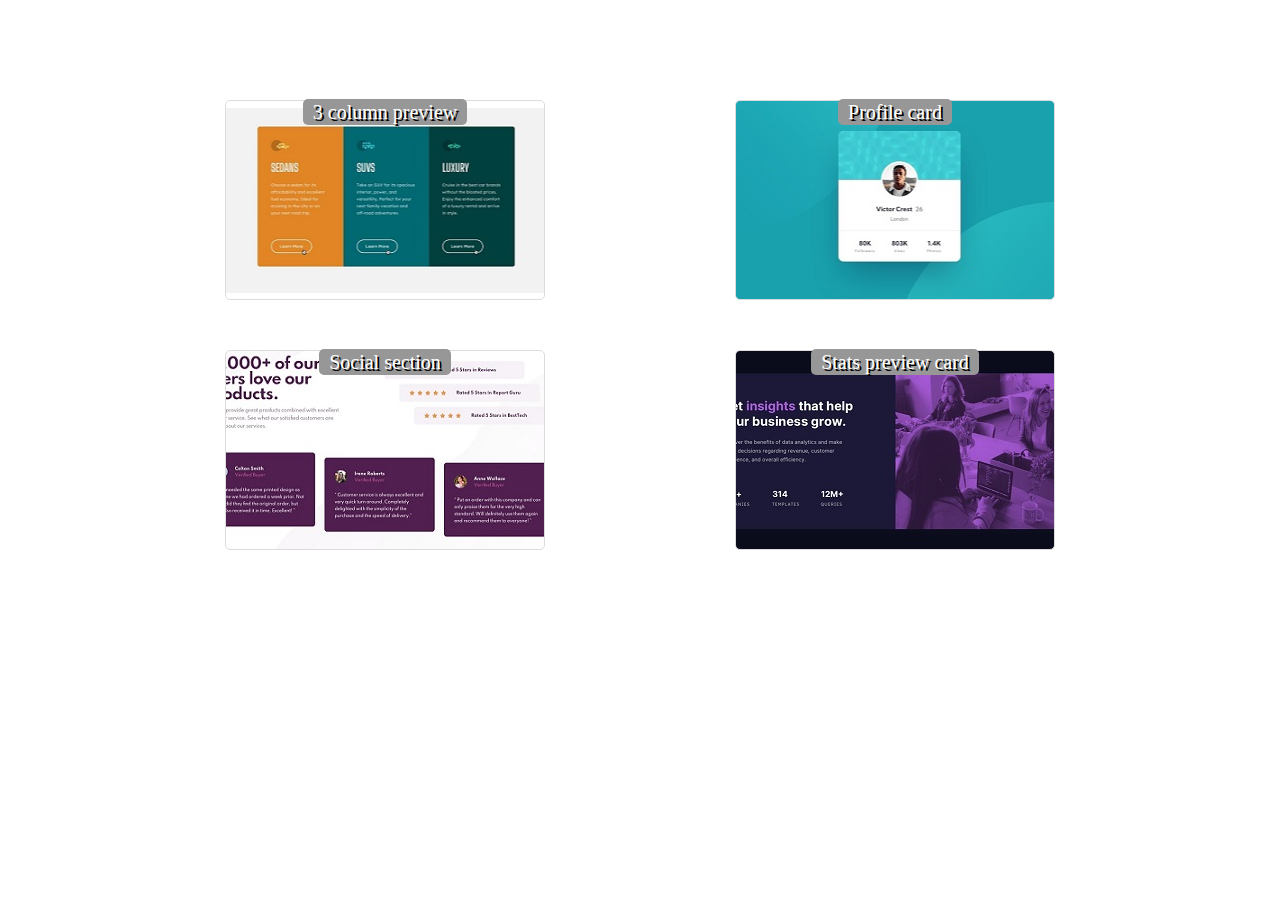
<file: index.html>
<!DOCTYPE html>
<html lang="en">

<head>
    <meta charset="UTF-8">
    <meta http-equiv="X-UA-Compatible" content="IE=edge">
    <meta name="viewport" content="width=device-width, initial-scale=1.0">
    <link rel="stylesheet" href="style.css">
    <title>Frontend mentor challenges</title>
</head>

<body>
    <ul>
        <li><a href="3-column-preview-card-component-main/index.html">3 column preview</a></li>
        <li><a href="profile-card-component-main/index.html">Profile card</a></li>
        <li><a href="social-proof-section-master/index.html">Social section</a></li>
        <li><a href="stats-preview-card-component-main/index.html">Stats preview card</a></li>
    </ul>
</body>

</html>
</file>
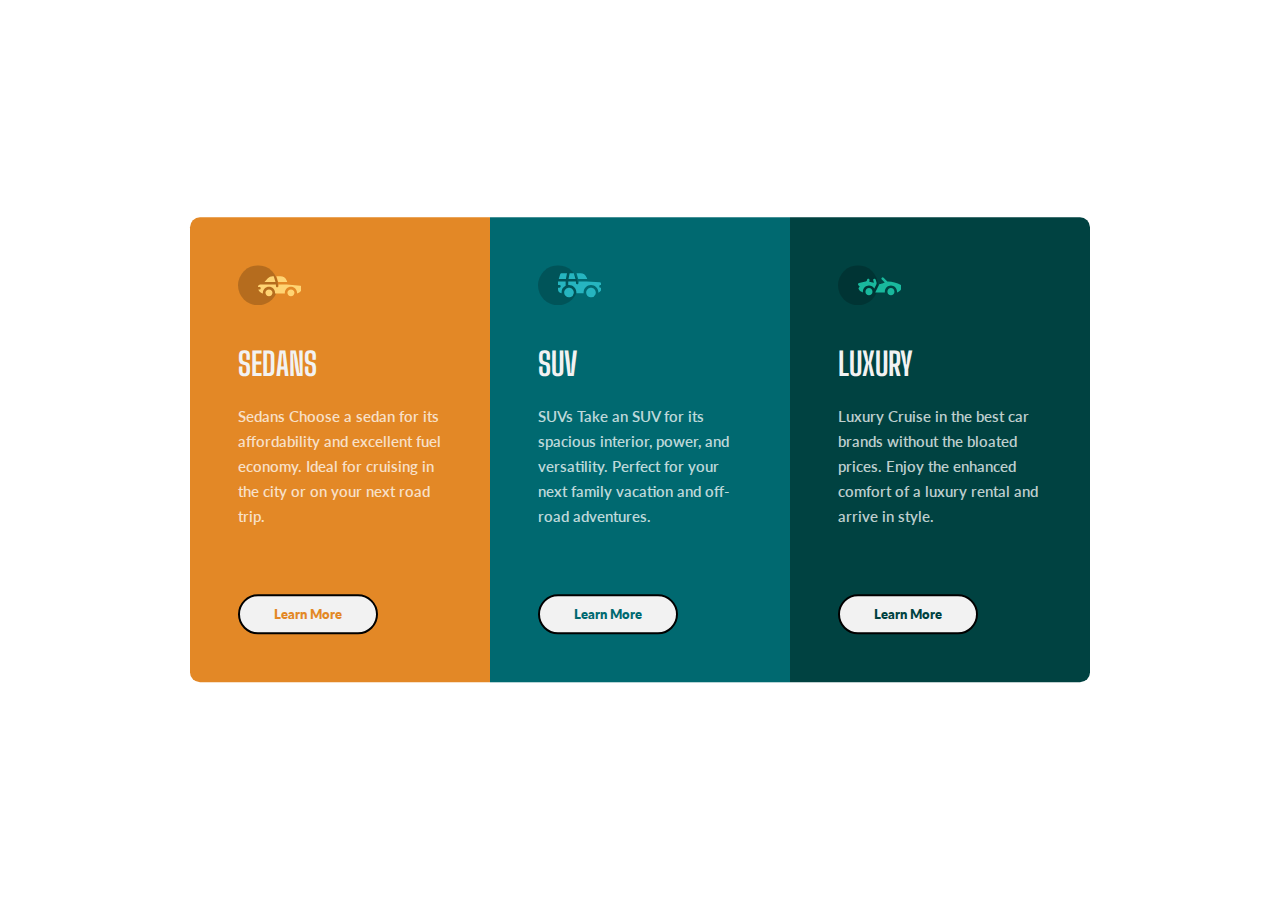
<file: 3-column-preview-card-component-main/index.html>
<!DOCTYPE html>
<html lang="en">

<head>
    <meta charset="UTF-8">
    <meta name="viewport" content="width=device-width, initial-scale=1.0">
    <link rel="icon" type="image/png" sizes="32x32" href="images/favicon-32x32.png">
    <link rel="stylesheet" href="style.css">
    <link rel="preconnect" href="https://fonts.gstatic.com">
    <link rel="preconnect" href="https://fonts.gstatic.com">
    <link href="https://fonts.googleapis.com/css2?family=Lato:wght@300&display=swap" rel="stylesheet">
    <link href="https://fonts.googleapis.com/css2?family=Big+Shoulders+Display&display=swap" rel="stylesheet">
    <title>3-column preview card component</title>

</head>

<body>
    <div class="cards sedan">
        <div class="logo"></div>
        <h1>Sedans</h1>
        <p>Sedans Choose a sedan for its affordability and excellent fuel economy. Ideal for cruising in the city or on your next road trip. </p>
        <button>Learn More</button>
    </div>
    <div class="cards suv">
        <div class="logo"></div>
        <h1>SUV</h1>
        <p>SUVs Take an SUV for its spacious interior, power, and versatility. Perfect for your next family vacation and off-road adventures. </p>
        <button>Learn More</button>
    </div>
    <div class="cards luxury">
        <div class="logo"></div>
        <h1>Luxury</h1>
        <p>Luxury Cruise in the best car brands without the bloated prices. Enjoy the enhanced comfort of a luxury rental and arrive in style. </p>
        <button>Learn More</button>
    </div>

</body>

</html>
</file>
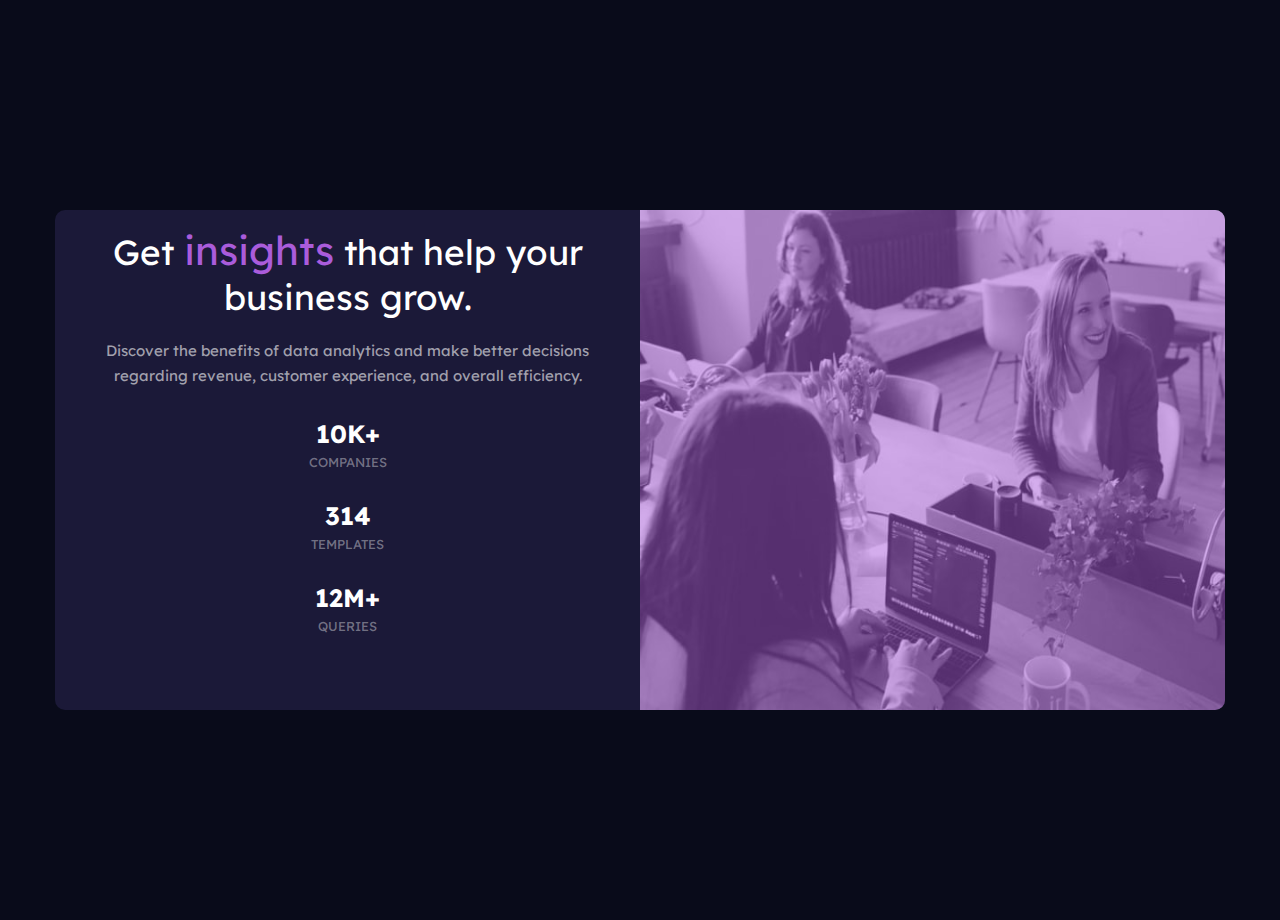
<file: stats-preview-card-component-main/index.html>
<!DOCTYPE html>
<html lang="en">

<head>
    <meta charset="UTF-8">
    <meta name="viewport" content="width=device-width, initial-scale=1.0">
    <link rel="icon" type="image/png" sizes="32x32" href="./images/favicon-32x32.png">
    <link rel="preconnect" href="https://fonts.gstatic.com">
    <link href="https://fonts.googleapis.com/css2?family=Inter:wght@100&family=Lato&family=Lexend+Deca&display=swap" rel="stylesheet">
    <link rel="stylesheet" href="style.css">
    <title>Stats preview card component</title>

</head>

<body>
    <div class="container">
        <div class="text">
            <p id="h1">Get <span>insights</span> that help your business grow.</p> <br>
            <p id="main-text">Discover the benefits of data analytics and make better decisions regarding revenue, customer experience, and overall efficiency.
            </p>
            <div class="stats">
                <div class="stats1">
                    <p class="headings">10k+</p>
                    <p class="h3">Companies</p>
                </div>
                <div class="stats2">
                    <p class="headings">314</p>
                    <p class="h3">Templates</p>
                </div>
                <div class="stats3">
                    <p class="headings">12M+</p>
                    <p class="h3"> Queries</p>
                </div>

            </div>
        </div>
        <div class="img-div">
            <img src="./images/image-header-mobile.jpg" alt="">
        </div>
    </div>
</body>

</html>
</file>
<file: style.css>
* {
    box-sizing: border-box;
    margin: 0;
    padding: 0;
}

ul {
    list-style-type: none;
    max-width: 1000px;
    margin: auto;
    margin-top: 100px;
    display: grid;
    grid-template-columns: 1fr 1fr;
    gap: 20px;
    row-gap: 50px;
}

a {
    text-decoration: none;
    font-size: 20px;
    text-shadow: 2px 2px black;
    background-color: rgb(151, 151, 151);
    padding: 2px 10px;
    border-radius: 5px;
}

a:active,
a:visited,
a:link,
a:hover {
    color: white;
}

li {
    height: 200px;
    width: 320px;
    margin: auto;
    text-align: center;
    border-radius: 5px;
    border: 1px solid gainsboro;
}

li:nth-child(1) {
    background: url("3-column.jpg") no-repeat center center;
}

li:nth-child(2) {
    background: url("profile-card.jpg") no-repeat center center;
}

li:nth-child(3) {
    background: url("social.jpg") no-repeat center center;
}

li:nth-child(4) {
    background: url("stats-preview.jpg") no-repeat center center;
}

@media only screen and (max-width: 750px) {
    ul {
        grid-template-columns: 1fr;
    }
}
</file>
<file: 3-column-preview-card-component-main/style.css>
html {
    margin: 0;
    padding: 0;
    box-sizing: border-box;
    font-family: 'Big Shoulders Display';
    font-weight: 600;
}

body {
    display: grid;
    margin: 3em 1em;
}

.sedan {
    background-color: hsl(31, 77%, 52%);
    border-top-left-radius: 10px;
    border-top-right-radius: 10px;
}

.suv {
    background-color: hsl(184, 100%, 22%);
}

.luxury {
    background-color: hsl(179, 100%, 13%);
    border-bottom-left-radius: 10px;
    border-bottom-right-radius: 10px;
}

.logo {
    width: 63px;
    height: 40px;
}

.sedan .logo {
    background-image: url(images/icon-sedans.svg);
}

.suv .logo {
    background-image: url(images/icon-suvs.svg);
}

.luxury .logo {
    background-image: url(images/icon-luxury.svg);
}

.cards {
    padding: 3em;
}

.cards p {
    color: hsla(0, 0%, 100%, 0.75);
    font-size: 15px;
    line-height: 25px;
    font-family: 'Lato', sans-serif;
}

h1 {
    text-transform: uppercase;
    color: hsl(0, 0%, 95%);
}

button {
    background-color: hsl(0, 0%, 95%);
    padding: .5em;
    width: 140px;
    height: 40px;
    text-align: center;
    border-radius: 40px;
    outline: none;
    font-family: 'Lato', sans-serif;
    font-weight: 800;
    cursor: pointer;
    border-style: solid;
}

.sedan button {
    color: hsl(31, 77%, 52%);
}

.suv button {
    color: hsl(184, 100%, 22%);
}

.luxury button {
    color: hsl(179, 100%, 13%);
}

@media only screen and (min-width: 800px) {
    body {
        grid-template-columns: repeat(3, 250px);
        position: fixed;
        margin: 0 auto;
        padding: 200px;
        top: 50%;
        left: 50%;
        transform: translate(-50%, -50%);
    }
    .sedan {
        border-radius: 10px 0 0 10px;
    }
    .luxury {
        border-radius: 0 10px 10px 0;
    }
    button {
        margin-top: 50px;
    }
    h1 {
        margin-top: 40px;
    }
}

@media only screen and (min-width: 1000px) {
    body {
        grid-template-columns: repeat(3, 300px);
    }
}
</file>
<file: stats-preview-card-component-main/style.css>
* {
    margin: 0;
    padding: 0;
    box-sizing: border-box;
    font-family: 'Inter', sans-serif;
    font-family: 'Lato', sans-serif;
    font-family: 'Lexend Deca', sans-serif;
    color: white;
        font-size: 15px;
}

body {
    background-color: hsl(233, 47%, 7%);
    padding: 10px;
}

span {
    color: hsl(277, 64%, 61%);
    font-size: 40px;
}

img { width: 100%; height: 100%;}

.img-div {
    line-height: 0;
    order: 1;
    height: 250px;
    position: relative;
}

.img-div:before {
    content: "";
    position: absolute;
    background-color: hsla(277, 64%, 61%, .5);
    top: 0;
    left: 0;
    height: 100%;
    width: 100%;
}

.container {
    background-color: hsl(244, 38%, 16%);
    margin: 100px 30px 0 30px;
    border-radius: 10px;
    overflow: hidden;
    display: flex;
    flex-direction: column;
}

.text {
    order: 2;
    padding: 3em 2em;
    text-align: center;
}

#h1 {
    font-size: 35px;
    font-family: 'Lexend Deca', sans-serif;
}

.stats {
    margin-top: 2em;
    text-transform: uppercase;
    color: hsla(0, 0%, 100%, 0.6)
}

.stats>* {
    margin-bottom: 2em;
}

.headings {
    font-weight: 700;
    font-size: 25px;
    font-family: 'Lexend Deca', sans-serif
}

#main-text {
    color: hsla(0, 0%, 100%, 0.6);
    line-height: 25px;
}

.h3 {
    color: hsla(0, 0%, 100%, 0.4);
    margin-top: 5px;
    font-size: 13px;
}

@media only screen and (min-width: 840px) {
    .img-div {
        background: url(./images/image-header-desktop.jpg) cover;
        order: 2;
        flex: 0 0 50%;
        height: 100%;
    }
    .container {
        flex-direction: row;
        max-width: 1300px;
        margin: 200px auto;
        height: 500px;
    }
    body {
        margin: 0 3em;
    }
    .text {
        padding: 1em 1em;
        text-align: center;
    }
}
</file>
